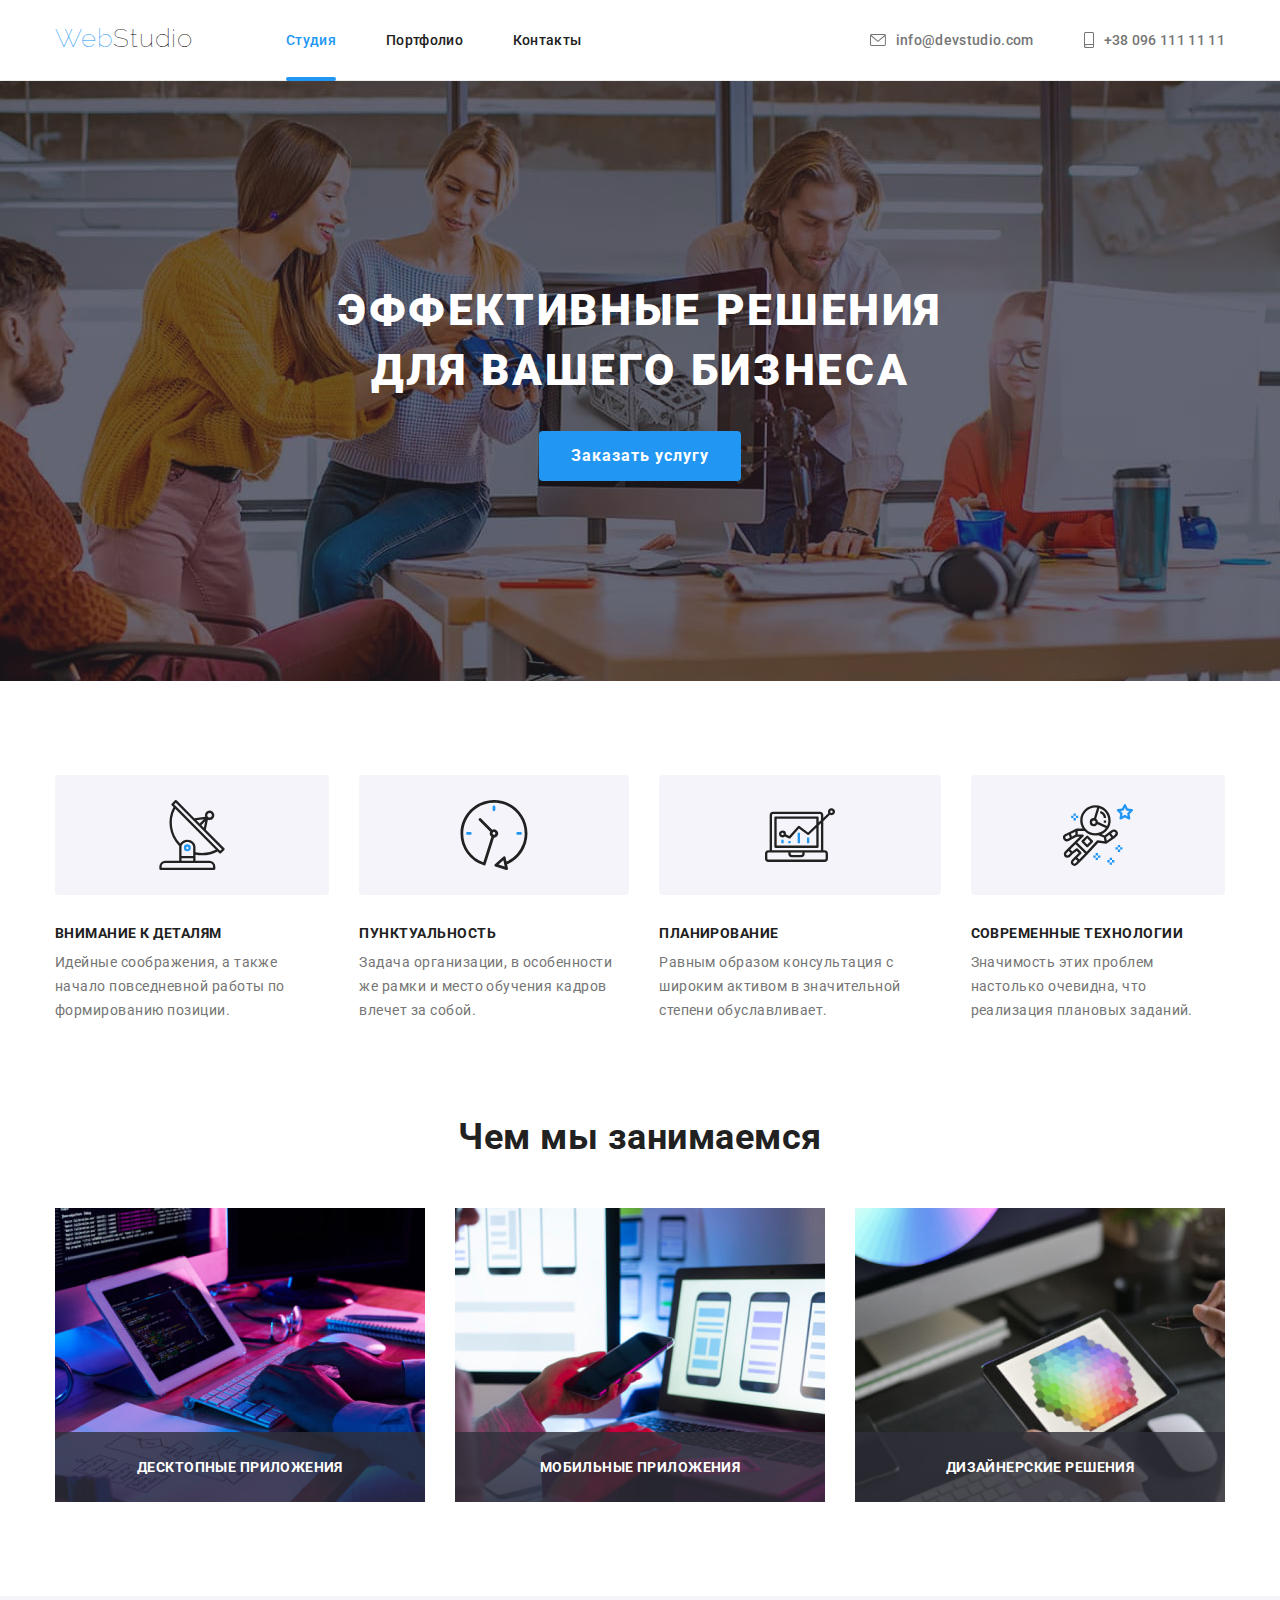
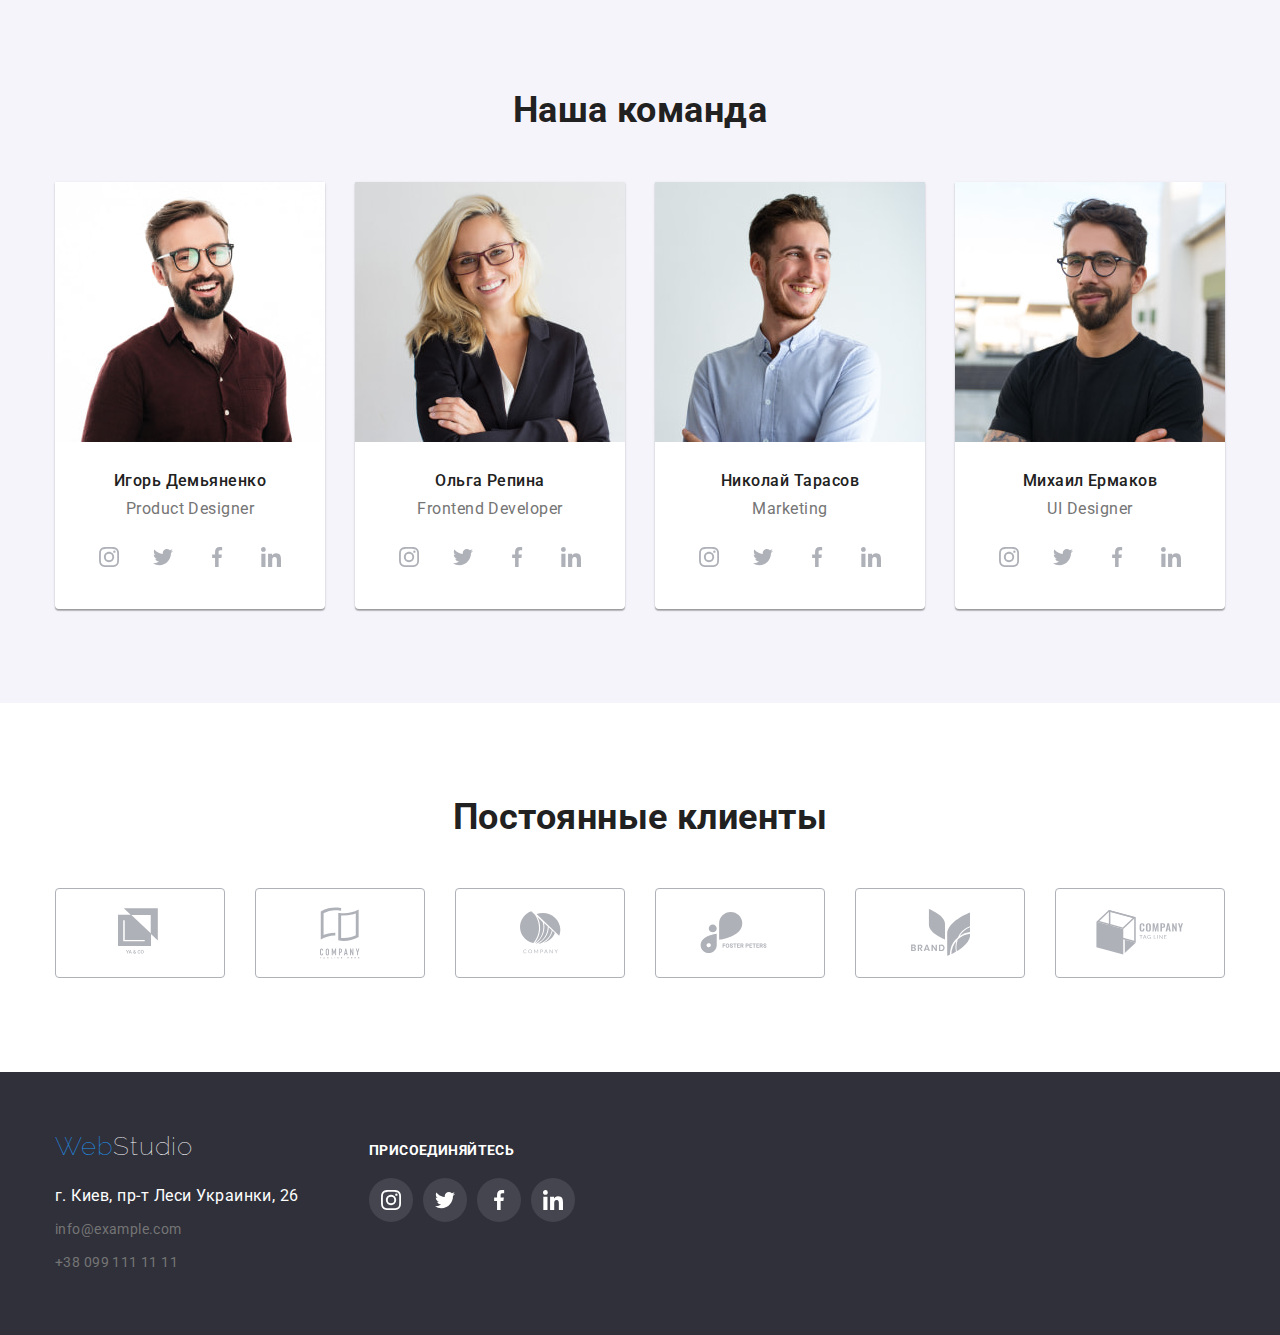
<file: index.html>
<!DOCTYPE html>
<html lang="ru">
  <head>
    <meta charset="UTF-8" />
    <meta http-equiv="X-UA-Compatible" content="IE=edge" />
    <meta name="viewport" content="width=device-width, initial-scale=1.0" />
    <link
      rel="stylesheet"
      href="https://cdnjs.cloudflare.com/ajax/libs/modern-normalize/1.0.0/modern-normalize.min.css"
    />
    <link rel="preconnect" href="https://fonts.gstatic.com" />
    <link
      rel="stylesheet"
      href="https://fonts.googleapis.com/css2?family=Roboto:wght@400;500;700;900&display=swap"
    />
    <link
      rel="stylesheet"
      href="https://fonts.googleapis.com/css2?family=Raleway:wght@700&display=swap"
    />
    <link rel="stylesheet" href="./css/styles.css" />
    <title>Студия</title>
  </head>
  <body>
    <!-- header -->
    <header>
      <div class="container head-flex">
        <nav class="header-nav">
          <a class="logo" href=""
            >Web<span class="header-second-logo-color">Studio</span></a
          >
          <ul class="nav-list list">
            <li class="item">
              <a class="header-links-text current" href="./index.html"
                >Студия</a
              >
            </li>
            <li class="item">
              <a class="header-links-text" href="./portfolio.html">Портфолио</a>
            </li>
            <li class="item">
              <a class="header-links-text" href="">Контакты</a>
            </li>
          </ul>
        </nav>
        <ul class="contacts-list list">
          <li class="item">
            <a
              class="contacts header-contacts-text"
              href="mailto:info@devstudio.com"
            >
              <svg class="icon-envelope" width="16" height="12">
                <use href="./images/icons.svg#envelope"></use>
              </svg>
              info@devstudio.com
            </a>
          </li>
          <li class="item">
            <a class="contacts header-contacts-text" href="tel:+380961111111">
              <svg class="icon-smartphone" width="10" height="16">
                <use href="./images/icons.svg#smartphone"></use>
              </svg>
              +38 096 111 11 11
            </a>
          </li>
        </ul>
      </div>
    </header>
    <!-- main -->
    <main>
      <!-- hero -->
      <section class="hero">
        <div class="container">
          <h1 class="hero-text">
            Эффективные решения <br />для вашего бизнеса
          </h1>
          <button class="hero-button" data-modal-open>Заказать услугу</button>
        </div>
      </section>
      <!-- about -->
      <section class="about">
        <div class="container">
          <h2 hidden>О нас</h2>
          <ul class="about-list">
            <li class="thumb icon-antenna">
              <!-- <div class="thumb">
                <svg width="70" height="70">
                  <use href="./images/icons.svg#antenna"></use>
                </svg>
              </div> -->
              <h3 class="about-h-text">Внимание к деталям</h3>
              <p class="about-p-text">
                Идейные соображения, а также начало повседневной работы по
                формированию позиции.
              </p>
            </li>
            <li class="thumb icon-clock">
              <!-- <div class="thumb">
                <svg width="70" height="70">
                  <use href="./images/icons.svg#clock"></use>
                </svg>
              </div> -->
              <h3 class="about-h-text">Пунктуальность</h3>
              <p class="about-p-text">
                Задача организации, в особенности же рамки и место обучения
                кадров влечет за собой.
              </p>
            </li>
            <li class="thumb icon-diagram">
              <!-- <div class="thumb">
                <svg width="70" height="70">
                  <use href="./images/icons.svg#diagram"></use>
                </svg>
              </div> -->
              <h3 class="about-h-text">Планирование</h3>
              <p class="about-p-text">
                Равным образом консультация с широким активом в значительной
                степени обуславливает.
              </p>
            </li>
            <li class="thumb icon-astronaut">
              <!-- <div class="thumb">
                <svg width="70" height="70">
                  <use href="./images/icons.svg#astronaut"></use>
                </svg>
              </div> -->
              <h3 class="about-h-text">Современные технологии</h3>
              <p class="about-p-text">
                Значимость этих проблем настолько очевидна, что реализация
                плановых заданий.
              </p>
            </li>
          </ul>
        </div>
      </section>
      <!-- activity -->
      <section class="activity">
        <div class="container">
          <h2 class="activity-head">Чем мы занимаемся</h2>
          <ul class="img-list list">
            <li>
              <div class="img-card">
                <img
                  src="./images/box-1.jpg"
                  alt="Рабочий стол с компьютером"
                  width="370"
                />
                <div class="img-thumb">
                  <h3>Десктопные приложения</h3>
                </div>
              </div>
            </li>
            <li>
              <div class="img-card">
                <img
                  src="./images/box-2.jpg"
                  alt="Ноутбук и телефон"
                  width="370"
                />
                <div class="img-thumb">
                  <h3>Мобильные приложения</h3>
                </div>
              </div>
            </li>
            <li>
              <div class="img-card">
                <img
                  src="./images/box-3.jpg"
                  alt="Планшет с изображением"
                  width="370"
                />
                <div class="img-thumb">
                  <h3>Дизайнерские решения</h3>
                </div>
              </div>
            </li>
          </ul>
        </div>
      </section>
      <!-- our team -->
      <section class="our-team">
        <div class="container">
          <h2 class="our-team-head">Наша команда</h2>
          <ul class="our-team-list list">
            <li class="our-team-card">
              <img src="./images/igor.jpg" alt="Игорь Демьяненко" width="270" />
              <div class="card-text">
                <h3 class="our-team-card-head">Игорь Демьяненко</h3>
                <p class="our-team-p-text">Product Designer</p>
                <ul class="social-icons list">
                  <li class="social-item">
                    <a class="social-link" href="">
                      <svg class="icon-instagram" width="20" height="20">
                        <use href="./images/icons.svg#instagram"></use>
                      </svg>
                    </a>
                  </li>
                  <li class="social-item">
                    <a class="social-link" href="">
                      <svg class="icon-twitter" width="20" height="20">
                        <use href="./images/icons.svg#twitter"></use>
                      </svg>
                    </a>
                  </li>
                  <li class="social-item">
                    <a class="social-link" href="">
                      <svg class="icon-facebook" width="20" height="20">
                        <use href="./images/icons.svg#facebook"></use>
                      </svg>
                    </a>
                  </li>
                  <li class="social-item">
                    <a class="social-link" href="">
                      <svg class="icon-linkedin" width="20" height="20">
                        <use href="./images/icons.svg#linkedin"></use>
                      </svg>
                    </a>
                  </li>
                </ul>
              </div>
            </li>
            <li class="our-team-card">
              <img src="./images/olga.jpg" alt="Ольга Репина" width="270" />
              <div class="card-text">
                <h3 class="our-team-card-head">Ольга Репина</h3>
                <p class="our-team-p-text">Frontend Developer</p>
                <ul class="social-icons list">
                  <li class="social-item">
                    <a class="social-link" href="">
                      <svg class="icon-instagram" width="20" height="20">
                        <use href="./images/icons.svg#instagram"></use>
                      </svg>
                    </a>
                  </li>
                  <li class="social-item">
                    <a class="social-link" href="">
                      <svg class="icon-twitter" width="20" height="20">
                        <use href="./images/icons.svg#twitter"></use>
                      </svg>
                    </a>
                  </li>
                  <li class="social-item">
                    <a class="social-link" href="">
                      <svg class="icon-facebook" width="20" height="20">
                        <use href="./images/icons.svg#facebook"></use>
                      </svg>
                    </a>
                  </li>
                  <li class="social-item">
                    <a class="social-link" href="">
                      <svg class="icon-linkedin" width="20" height="20">
                        <use href="./images/icons.svg#linkedin"></use>
                      </svg>
                    </a>
                  </li>
                </ul>
              </div>
            </li>
            <li class="our-team-card">
              <img
                src="./images/nikolai.jpg"
                alt="Николай Тарасов"
                width="270"
              />
              <div class="card-text">
                <h3 class="our-team-card-head">Николай Тарасов</h3>
                <p class="our-team-p-text">Marketing</p>
                <ul class="social-icons list">
                  <li class="social-item">
                    <a class="social-link" href="">
                      <svg class="icon-instagram" width="20" height="20">
                        <use href="./images/icons.svg#instagram"></use>
                      </svg>
                    </a>
                  </li>
                  <li class="social-item">
                    <a class="social-link" href="">
                      <svg class="icon-twitter" width="20" height="20">
                        <use href="./images/icons.svg#twitter"></use>
                      </svg>
                    </a>
                  </li>
                  <li class="social-item">
                    <a class="social-link" href="">
                      <svg class="icon-facebook" width="20" height="20">
                        <use href="./images/icons.svg#facebook"></use>
                      </svg>
                    </a>
                  </li>
                  <li class="social-item">
                    <a class="social-link" href="">
                      <svg class="icon-linkedin" width="20" height="20">
                        <use href="./images/icons.svg#linkedin"></use>
                      </svg>
                    </a>
                  </li>
                </ul>
              </div>
            </li>
            <li class="our-team-card">
              <img src="./images/mihail.jpg" alt="Михаил Ермаков" width="270" />
              <div class="card-text">
                <h3 class="our-team-card-head">Михаил Ермаков</h3>
                <p class="our-team-p-text">UI Designer</p>
                <ul class="social-icons list">
                  <li class="social-item">
                    <a class="social-link" href="">
                      <svg class="icon-instagram" width="20" height="20">
                        <use href="./images/icons.svg#instagram"></use>
                      </svg>
                    </a>
                  </li>
                  <li class="social-item">
                    <a class="social-link" href="">
                      <svg class="icon-twitter" width="20" height="20">
                        <use href="./images/icons.svg#twitter"></use>
                      </svg>
                    </a>
                  </li>
                  <li class="social-item">
                    <a class="social-link" href="">
                      <svg class="icon-facebook" width="20" height="20">
                        <use href="./images/icons.svg#facebook"></use>
                      </svg>
                    </a>
                  </li>
                  <li class="social-item">
                    <a class="social-link" href="">
                      <svg class="icon-linkedin" width="20" height="20">
                        <use href="./images/icons.svg#linkedin"></use>
                      </svg>
                    </a>
                  </li>
                </ul>
              </div>
            </li>
          </ul>
        </div>
      </section>
      <!-- regular customers -->
      <section class="regular-customers">
        <div class="container">
          <h2 class="regular-customers-head">Постоянные клиенты</h2>
          <ul class="clients list">
            <li class="client">
              <a href="">
                <svg width="44" height="49">
                  <use href="./images/icons.svg#logo1"></use>
                </svg>
              </a>
            </li>
            <li class="client">
              <a href="">
                <svg width="40" height="52">
                  <use href="./images/icons.svg#logo2"></use>
                </svg>
              </a>
            </li>
            <li class="client">
              <a href="">
                <svg width="41" height="43">
                  <use href="./images/icons.svg#logo3"></use>
                </svg>
              </a>
            </li>
            <li class="client">
              <a href="">
                <svg width="80" height="42">
                  <use href="./images/icons.svg#logo4"></use>
                </svg>
              </a>
            </li>
            <li class="client">
              <a href="">
                <svg width="59" height="47">
                  <use href="./images/icons.svg#logo5"></use>
                </svg>
              </a>
            </li>
            <li class="client">
              <a href="">
                <svg width="88" height="45">
                  <use href="./images/icons.svg#logo6"></use>
                </svg>
              </a>
            </li>
          </ul>
        </div>
      </section>
    </main>
    <!-- footer -->
    <footer>
      <div class="container">
        <div class="position">
          <div class="address">
            <a class="logo" href=""
              >Web<span class="footer-second-logo-color">Studio</span></a
            >
            <address class="adr-list">
              <ul class="list">
                <li class="footer-li-text">г. Киев, пр-т Леси Украинки, 26</li>
                <li>
                  <a
                    class="contacts footer-contacts-text"
                    href="mailto:info@example.com"
                    >info@example.com</a
                  >
                </li>
                <li>
                  <a
                    class="contacts footer-contacts-text"
                    href="tel:+380991111111"
                    >+38 099 111 11 11</a
                  >
                </li>
              </ul>
            </address>
          </div>
          <div class="social">
            <strong>Присоединяйтесь</strong>
            <ul class="social-icons list">
              <li class="social-item">
                <a class="social-link" href="">
                  <svg class="icon-instagram" width="20" height="20">
                    <use href="./images/icons.svg#instagram"></use>
                  </svg>
                </a>
              </li>
              <li class="social-item">
                <a class="social-link" href="">
                  <svg class="icon-twitter" width="20" height="20">
                    <use href="./images/icons.svg#twitter"></use>
                  </svg>
                </a>
              </li>
              <li class="social-item">
                <a class="social-link" href="">
                  <svg class="icon-facebook" width="20" height="20">
                    <use href="./images/icons.svg#facebook"></use>
                  </svg>
                </a>
              </li>
              <li class="social-item">
                <a class="social-link" href="">
                  <svg class="icon-linkedin" width="20" height="20">
                    <use href="./images/icons.svg#linkedin"></use>
                  </svg>
                </a>
              </li>
            </ul>
          </div>
        </div>
      </div>
    </footer>

    <div class="backdrop is-hidden" data-modal>
      <div class="modal">
        <button class="modal-close" data-modal-close>
          <img src="./images/Vector.svg" alt="" />
        </button>
      </div>
    </div>

    <script src="./js/modal.js"></script>
  </body>
</html>
</file>
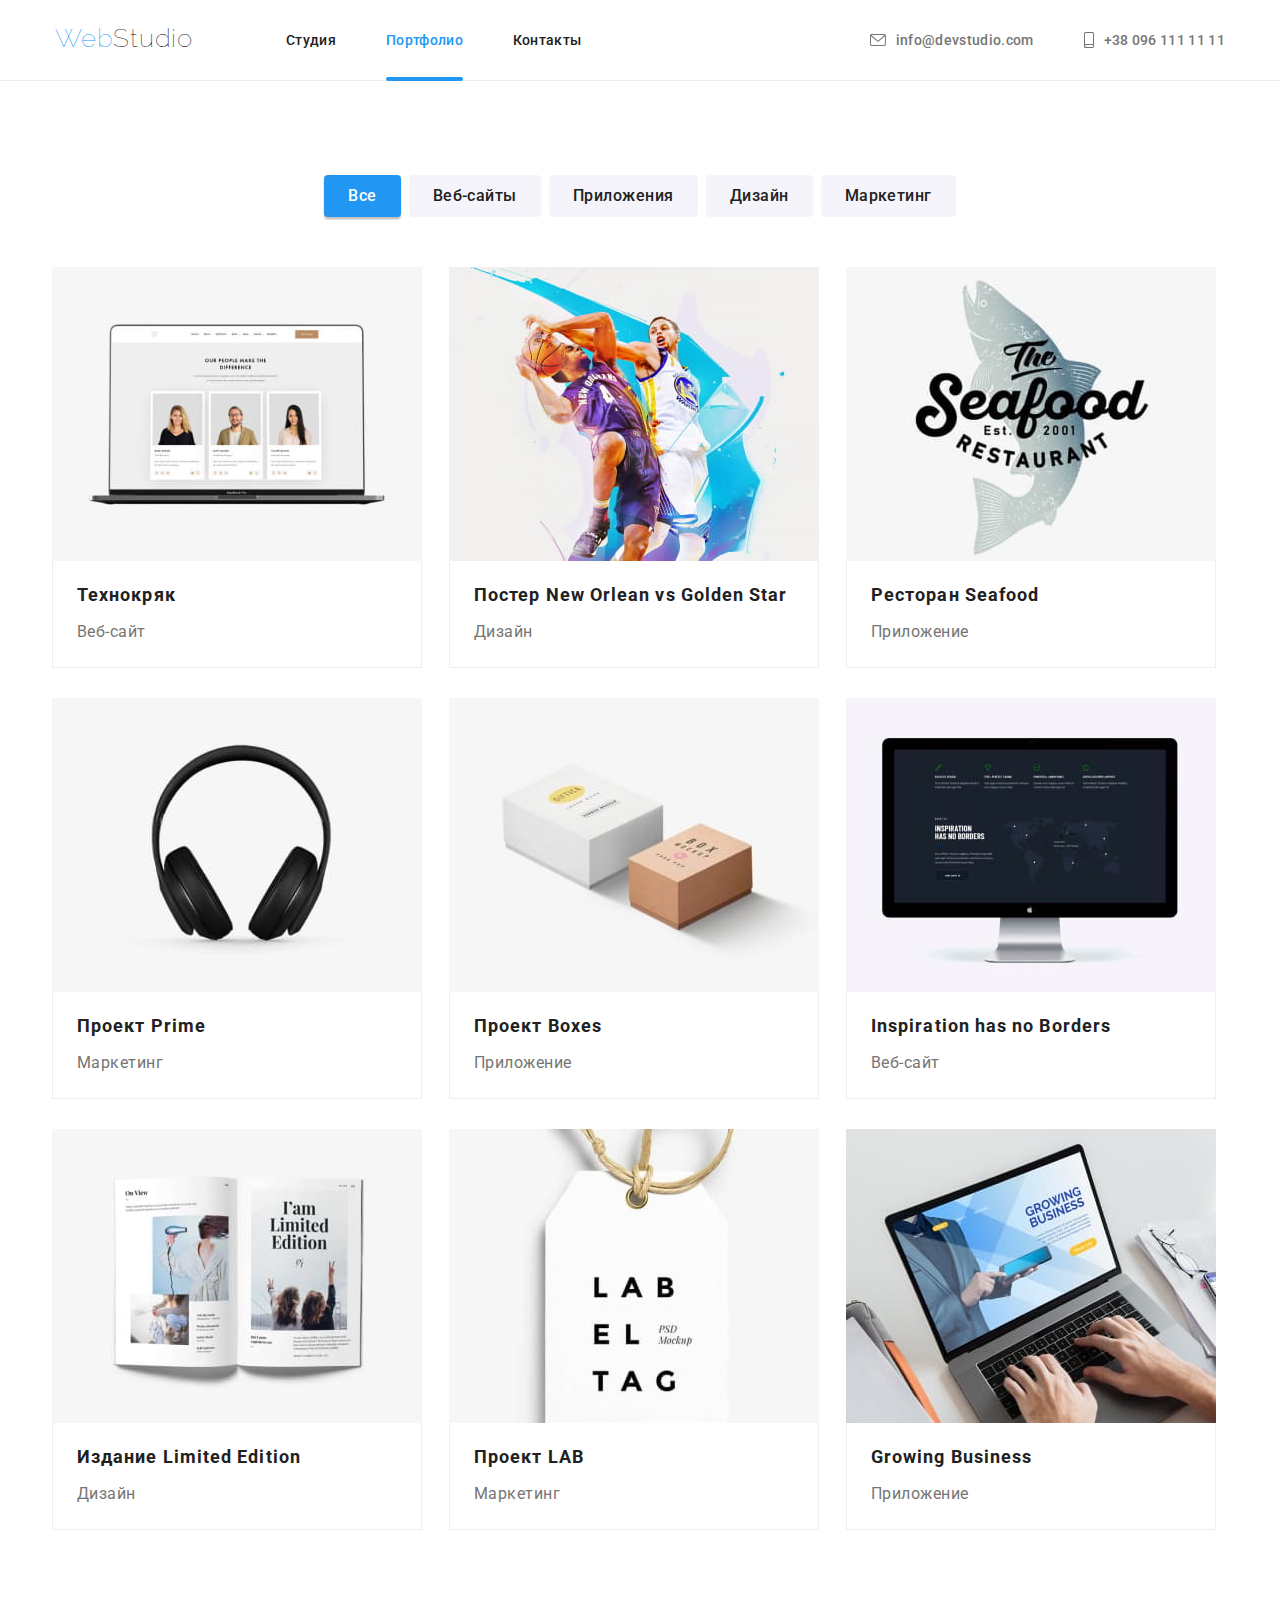
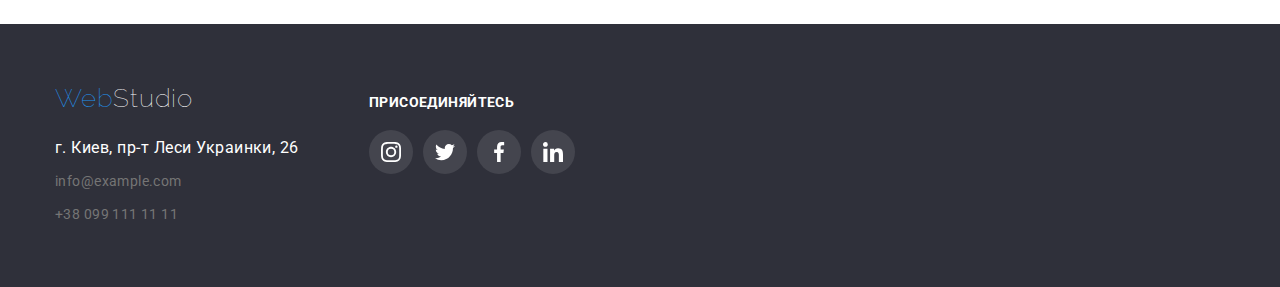
<file: portfolio.html>
<!DOCTYPE html>
<html lang="ru">
  <head>
    <meta charset="UTF-8" />
    <meta http-equiv="X-UA-Compatible" content="IE=edge" />
    <meta name="viewport" content="width=device-width, initial-scale=1.0" />
    <link
      rel="stylesheet"
      href="https://cdnjs.cloudflare.com/ajax/libs/modern-normalize/1.0.0/modern-normalize.min.css"
    />
    <link rel="preconnect" href="https://fonts.gstatic.com" />
    <link
      rel="stylesheet"
      href="https://fonts.googleapis.com/css2?family=Roboto:wght@400;500;700;900&display=swap"
    />
    <link
      rel="stylesheet"
      href="https://fonts.googleapis.com/css2?family=Raleway:wght@700&display=swap"
    />
    <link rel="stylesheet" href="./css/styles.css" />
    <title>Портфолио</title>
  </head>
  <body>
    <!-- header -->
    <header>
      <div class="container head-flex">
        <nav class="header-nav">
          <a class="logo" href=""
            >Web<span class="header-second-logo-color">Studio</span></a
          >
          <ul class="nav-list list">
            <li class="item">
              <a class="header-links-text" href="./index.html">Студия</a>
            </li>
            <li class="item">
              <a class="header-links-text current" href="./portfolio.html"
                >Портфолио</a
              >
            </li>
            <li class="item">
              <a class="header-links-text" href="">Контакты</a>
            </li>
          </ul>
        </nav>
        <ul class="contacts-list list">
          <li class="item">
            <a
              class="contacts header-contacts-text"
              href="mailto:info@devstudio.com"
            >
              <svg class="icon-envelope" width="16" height="12">
                <use href="./images/icons.svg#envelope"></use>
              </svg>
              info@devstudio.com
            </a>
          </li>
          <li class="item">
            <a class="contacts header-contacts-text" href="tel:+380961111111">
              <svg class="icon-smartphone" width="10" height="16">
                <use href="./images/icons.svg#smartphone"></use>
              </svg>
              +38 096 111 11 11
            </a>
          </li>
        </ul>
      </div>
    </header>
    <!-- main -->
    <main>
      <!-- projects -->
      <section class="projects">
        <div class="container">
          <h1 hidden>Проекты</h1>
          <ul class="projects-buttons list">
            <li class="projects-buttons-item">
              <button class="projects-button first" type="button">Все</button>
            </li>
            <li class="projects-buttons-item">
              <button class="projects-button" type="button">Веб-сайты</button>
            </li>
            <li class="projects-buttons-item">
              <button class="projects-button" type="button">Приложения</button>
            </li>
            <li class="projects-buttons-item">
              <button class="projects-button" type="button">Дизайн</button>
            </li>
            <li class="projects-buttons-item">
              <button class="projects-button" type="button">Маркетинг</button>
            </li>
          </ul>
          <ul class="projects-set list">
            <li class="projects-set-item">
              <a href="" class="card">
                <div class="card-overlay">
                  <img
                    src="./images/pr1.jpg"
                    alt="сайт на экране ноутбука"
                    width="370"
                    height="294"
                  />
                  <div class="card-caption">
                    <p>
                      Технокряк это современная площадка распространения
                      коронавируса. Компании используют эту платформу для
                      цифрового шпионажа и атак на защищённые сервера
                      конкурентов.
                    </p>
                  </div>
                </div>
                <div class="border">
                  <h2 class="projects-head">Технокряк</h2>
                  <p class="projects-p-text">Веб-сайт</p>
                </div>
              </a>
            </li>
            <li class="projects-set-item">
              <a href="" class="card">
                <div class="card-overlay">
                  <img
                    src="./images/pr2.jpg"
                    alt="изображение баскетболистов"
                    width="370"
                    height="294"
                  />
                  <div class="card-caption">
                    <p>
                      Технокряк это современная площадка распространения
                      коронавируса. Компании используют эту платформу для
                      цифрового шпионажа и атак на защищённые сервера
                      конкурентов.
                    </p>
                  </div>
                </div>
                <div class="border">
                  <h2 class="projects-head">
                    Постер New Orlean vs Golden Star
                  </h2>
                  <p class="projects-p-text">Дизайн</p>
                </div>
              </a>
            </li>
            <li class="projects-set-item">
              <a href="" class="card">
                <div class="card-overlay">
                  <img
                    src="./images/pr3.jpg"
                    alt="логотип ресторана"
                    width="370"
                    height="294"
                  />
                  <div class="card-caption">
                    <p>
                      Технокряк это современная площадка распространения
                      коронавируса. Компании используют эту платформу для
                      цифрового шпионажа и атак на защищённые сервера
                      конкурентов.
                    </p>
                  </div>
                </div>
                <div class="border">
                  <h2 class="projects-head">Ресторан Seafood</h2>
                  <p class="projects-p-text">Приложение</p>
                </div>
              </a>
            </li>
            <li class="projects-set-item">
              <a href="" class="card">
                <div class="card-overlay">
                  <img
                    src="./images/pr4.jpg"
                    alt="наушники"
                    width="370"
                    height="294"
                  />
                  <div class="card-caption">
                    <p>
                      Технокряк это современная площадка распространения
                      коронавируса. Компании используют эту платформу для
                      цифрового шпионажа и атак на защищённые сервера
                      конкурентов.
                    </p>
                  </div>
                </div>
                <div class="border">
                  <h2 class="projects-head">Проект Prime</h2>
                  <p class="projects-p-text">Маркетинг</p>
                </div>
              </a>
            </li>
            <li class="projects-set-item">
              <a href="" class="card">
                <div class="card-overlay">
                  <img
                    src="./images/pr5.jpg"
                    alt="две коробочки"
                    width="370"
                    height="294"
                  />
                  <div class="card-caption">
                    <p>
                      Технокряк это современная площадка распространения
                      коронавируса. Компании используют эту платформу для
                      цифрового шпионажа и атак на защищённые сервера
                      конкурентов.
                    </p>
                  </div>
                </div>
                <div class="border">
                  <h2 class="projects-head">Проект Boxes</h2>
                  <p class="projects-p-text">Приложение</p>
                </div>
              </a>
            </li>
            <li class="projects-set-item">
              <a href="" class="card">
                <div class="card-overlay">
                  <img
                    src="./images/pr6.jpg"
                    alt="сайт на экране монитора"
                    width="370"
                    height="294"
                  />
                  <div class="card-caption">
                    <p>
                      Технокряк это современная площадка распространения
                      коронавируса. Компании используют эту платформу для
                      цифрового шпионажа и атак на защищённые сервера
                      конкурентов.
                    </p>
                  </div>
                </div>
                <div class="border">
                  <h2 class="projects-head">Inspiration has no Borders</h2>
                  <p class="projects-p-text">Веб-сайт</p>
                </div>
              </a>
            </li>
            <li class="projects-set-item">
              <a href="" class="card">
                <div class="card-overlay">
                  <img
                    src="./images/pr7.jpg"
                    alt="журнал"
                    width="370"
                    height="294"
                  />
                  <div class="card-caption">
                    <p>
                      Технокряк это современная площадка распространения
                      коронавируса. Компании используют эту платформу для
                      цифрового шпионажа и атак на защищённые сервера
                      конкурентов.
                    </p>
                  </div>
                </div>
                <div class="border">
                  <h2 class="projects-head">Издание Limited Edition</h2>
                  <p class="projects-p-text">Дизайн</p>
                </div>
              </a>
            </li>
            <li class="projects-set-item">
              <a href="" class="card">
                <div class="card-overlay">
                  <img
                    src="./images/pr8.jpg"
                    alt="изображение бирки с надписью"
                    width="370"
                    height="294"
                  />
                  <div class="card-caption">
                    <p>
                      Технокряк это современная площадка распространения
                      коронавируса. Компании используют эту платформу для
                      цифрового шпионажа и атак на защищённые сервера
                      конкурентов.
                    </p>
                  </div>
                </div>
                <div class="border">
                  <h2 class="projects-head">Проект LAB</h2>
                  <p class="projects-p-text">Маркетинг</p>
                </div>
              </a>
            </li>
            <li class="projects-set-item">
              <a href="" class="card">
                <div class="card-overlay">
                  <img
                    src="./images/pr9.jpg"
                    alt="приложение на экране ноутбука"
                    width="370"
                    height="294"
                  />
                  <div class="card-caption">
                    <p>
                      Технокряк это современная площадка распространения
                      коронавируса. Компании используют эту платформу для
                      цифрового шпионажа и атак на защищённые сервера
                      конкурентов.
                    </p>
                  </div>
                </div>
                <div class="border">
                  <h2 class="projects-head">Growing Business</h2>
                  <p class="projects-p-text">Приложение</p>
                </div>
              </a>
            </li>
          </ul>
        </div>
      </section>
    </main>
    <!-- footer -->
    <footer>
      <div class="container">
        <div class="position">
          <div class="address">
            <a class="logo" href=""
              >Web<span class="footer-second-logo-color">Studio</span></a
            >
            <address class="adr-list">
              <ul class="list">
                <li class="footer-li-text">г. Киев, пр-т Леси Украинки, 26</li>
                <li>
                  <a
                    class="contacts footer-contacts-text"
                    href="mailto:info@example.com"
                    >info@example.com</a
                  >
                </li>
                <li>
                  <a
                    class="contacts footer-contacts-text"
                    href="tel:+380991111111"
                    >+38 099 111 11 11</a
                  >
                </li>
              </ul>
            </address>
          </div>
          <div class="social">
            <strong>Присоединяйтесь</strong>
            <ul class="social-icons list">
              <li class="social-item">
                <a class="social-link" href="">
                  <svg class="icon-instagram" width="20" height="20">
                    <use href="./images/icons.svg#instagram"></use>
                  </svg>
                </a>
              </li>
              <li class="social-item">
                <a class="social-link" href="">
                  <svg class="icon-twitter" width="20" height="20">
                    <use href="./images/icons.svg#twitter"></use>
                  </svg>
                </a>
              </li>
              <li class="social-item">
                <a class="social-link" href="">
                  <svg class="icon-facebook" width="20" height="20">
                    <use href="./images/icons.svg#facebook"></use>
                  </svg>
                </a>
              </li>
              <li class="social-item">
                <a class="social-link" href="">
                  <svg class="icon-linkedin" width="20" height="20">
                    <use href="./images/icons.svg#linkedin"></use>
                  </svg>
                </a>
              </li>
            </ul>
          </div>
        </div>
      </div>
    </footer>
  </body>
</html>
</file>
<file: css/styles.css>
:root {
  --first-logo-color: #2196f3;
  --header-second-logo-color: #000000;
  --footer-second-logo-color: #fff;
  --highlight-color: #2196f3;
  --back-dark-color: #2f303a;
  --back-light-color: #fff;
  --back-darker-color: #f5f4fa;
  --link-p-text-color: #757575;
  --main-text-color: #212121;
  --icon-color: #afb1b8;
}

html {
  box-sizing: border-box;
}

*,
*::after,
*::before {
  box-sizing: inherit;
}

.container {
  margin-left: auto;
  margin-right: auto;
  padding: 0 15px 0 15px;
  width: 1200px;

  /* outline: 2px solid tomato; */
}

h1,
h2,
h3,
h4,
h5,
h6,
p {
  margin-top: 0;
  margin-bottom: 0;
  padding: 0;
}

.list {
  list-style: none;
  padding-left: 0;
  margin: 0;
}

.link {
  text-decoration: none;
  color: inherit;
}

img {
  display: block;
  max-width: 100%;
  height: auto;
}

/*                       */
/* index.html styles */
/*                       */

body {
  font-family: 'Roboto', sans-serif;
  color: #212121;
}

h2,
h3 {
  color: var(--main-text-color);
}

a {
  text-decoration: none;
}

.logo {
  font-family: 'Raleway', sans-serif;
  font-size: 26px;
  font-weight: 100;
  /* line-height: auto; */
  letter-spacing: 0.03em;

  color: var(--first-logo-color);

  margin-right: 93px;
  padding: 24px 0 25px 0;
}

.header-second-logo-color {
  color: var(--header-second-logo-color);
}

.footer-second-logo-color {
  color: var(--footer-second-logo-color);
}

header {
  background-color: var(--back-light-color);
  border-bottom: 1px solid #ececec;
}

.head-flex,
.header-nav {
  display: flex;
}

.nav-list,
.contacts-list {
  letter-spacing: 0.02em;
  display: flex;
}

.nav-list .current {
  position: relative;

  color: var(--highlight-color);
}

.current::after {
  position: absolute;
  bottom: -1px;
  width: 100%;

  content: '';
  display: block;
  height: 4px;
  background: #2196f3;
  border-radius: 2px;
  background-repeat: no-repeat;
  background-position: bottom;
}

.nav-list .item:not(:last-child) {
  margin-right: 50px;
}

.icon-envelope,
.icon-smartphone {
  margin-right: 10px;
  fill: currentColor;
}

.contacts-list {
  margin-left: auto;
}

.contacts-list .item {
  margin-right: 50px;
}

.contacts-list .item:last-child {
  margin-right: 0px;
}

.header-links-text {
  display: inline-block;

  padding: 32px 0 32px 0;
  font-size: 14px;
  font-weight: 500;
  color: var(--main-text-color);

  transition-property: color;
  transition-duration: 250ms;
  transition-timing-function: cubic-bezier(0.4, 0, 0.2, 1);
}

.contacts {
  color: var(--link-p-text-color);

  transition-property: color;
  transition-duration: 250ms;
  transition-timing-function: cubic-bezier(0.4, 0, 0.2, 1);
}

.header-links-text:hover,
.header-links-text:focus,
.contacts:hover,
.contacts:focus {
  color: var(--highlight-color);
  fill: var(--highlight-color);
}

.header-contacts-text,
.footer-contacts-text,
.about-h-text,
.about-p-text,
.hero-button {
  font-size: 14px;
}

.header-contacts-text {
  display: flex;
  align-items: center;
  padding: 32px 0 32px 0;
  font-weight: 500;
}

.hero {
  height: 600px;
  max-width: 1600px;
  margin-left: auto;
  margin-right: auto;
  padding-top: 200px;
  padding-bottom: 200px;

  background-image: linear-gradient(
      to right,
      rgba(47, 48, 58, 0.4),
      rgba(47, 48, 58, 0.4)
    ),
    url(../images/Hero.jpg);
  background-size: cover;
  background-repeat: no-repeat;
  background-position: center;
  background-color: var(--back-dark-color);

  letter-spacing: 0.06em;
  text-align: center;
}

.hero-text {
  font-size: 44px;
  font-weight: 900;
  text-transform: uppercase;
  line-height: 1.36;
  letter-spacing: 0.06em;
  color: var(--back-light-color);
  margin: 0 0 30px 0;
}

button {
  cursor: pointer;
}

.hero-button {
  font-family: 'Roboto', sans-serif;
  font-size: 16px;
  line-height: 1.875;
  letter-spacing: 0.06em;
  font-weight: 700;
  background-color: var(--highlight-color);
  border: none;
  color: var(--back-light-color);
  padding: 10px 32px;
  border-radius: 4px;
}

li {
  list-style-type: none;
}

.about {
  padding-top: 94px;
  padding-bottom: 94px;
}

.icon-about {
  width: 70px;
  height: 70px;
}

.about,
.activity {
  background-color: var(--back-light-color);
}

.about,
.activity,
.our-team,
.regular-customers {
  letter-spacing: 0.03em;
}

.activity-head,
.our-team-head,
.regular-customers-head {
  text-align: center;
  font-size: 36px;
  font-weight: 700;
  margin-bottom: 50px;
}

.about-list {
  padding: 0;
  margin-top: 0;
  margin-bottom: 0;
  display: flex;
}

.about-list li {
  margin-right: 30px;
}

.about-list li:last-child {
  margin-right: 0px;
}

.about-h-text {
  font-weight: 700;
  text-transform: uppercase;
  margin-bottom: 10px;
  color: var(--main-text-color);
}

.thumb::before {
  content: '';
  display: block;
  height: 120px;
  margin-bottom: 30px;
  border-radius: 4px;
  background: #f5f4fa;
  background-repeat: no-repeat;
  background-position: center;
}

.icon-antenna::before {
  background-image: url(../images/antenna.svg);
}

.icon-clock::before {
  background-image: url(../images/clock.svg);
}

.icon-diagram::before {
  background-image: url(../images/diagram.svg);
}

.icon-astronaut::before {
  background-image: url(../images/astronaut.svg);
}

.about-p-text {
  font-weight: normal;
  line-height: 1.71;
}

.about-p-text,
.our-team-p-text {
  color: var(--link-p-text-color);
}

.activity {
  padding-bottom: 94px;
}

.img-list {
  display: flex;
}

.img-list > li {
  margin-right: 30px;
}

.img-list li:last-child {
  margin-right: 0px;
}

.img-card {
  position: relative;
}

.img-thumb {
  position: absolute;
  bottom: 0;
  width: 100%;
  height: 70px;
  display: flex;
  justify-content: center;
  align-items: center;
  background: rgba(47, 48, 58, 0.8);
}

.img-thumb > h3 {
  font-family: 'Roboto', sans-serif;
  font-size: 14px;
  font-weight: 700;
  text-transform: uppercase;
  letter-spacing: 0.03em;
  color: var(--back-light-color);
}

.our-team {
  padding-top: 94px;
  padding-bottom: 94px;
  background-color: var(--back-darker-color);
}

.our-team-list {
  display: flex;
}

.our-team-card {
  background-color: var(--back-light-color);
  margin-right: 30px;
  box-shadow: 0px 1px 3px rgba(0, 0, 0, 0.12), 0px 1px 1px rgba(0, 0, 0, 0.14),
    0px 2px 1px rgba(0, 0, 0, 0.2);
  border-radius: 0px 0px 4px 4px;
}

.our-team-card:last-child {
  margin-right: 0px;
}

.card-text {
  padding: 30px 32px;
}

.card-text .our-team-card-head {
  font-size: 16px;
  font-weight: 500;
  margin-bottom: 10px;
  text-align: center;
}

.card-text .our-team-p-text {
  font-size: 16px;
  margin-bottom: 16px;
  text-align: center;
}

.social-icons {
  display: flex;
}

.social-link {
  display: flex;
  width: 44px;
  height: 44px;
  align-items: center;
  justify-content: center;
  border-radius: 50%;
  fill: var(--icon-color);

  transition-property: background-color, fill;
  transition-duration: 250ms;
  transition-timing-function: cubic-bezier(0.4, 0, 0.2, 1);
}

.social-link:hover,
.social-link:focus {
  background-color: var(--highlight-color);
  fill: #fff;
}

.social-item:not(:last-child) {
  margin-right: 10px;
}

.regular-customers {
  padding-top: 94px;
  padding-bottom: 94px;
}

.clients {
  display: flex;
  flex-wrap: wrap;
  margin-left: -30px;
  margin-top: -50px;
}

.client {
  margin-left: 30px;
  margin-top: 50px;
  flex-basis: calc((100% - 180px) / 6);
}

.client a {
  display: flex;
  width: 170px;
  height: 90px;
  justify-content: center;
  align-items: center;
  fill: var(--icon-color);
  border: 1px solid var(--icon-color);
  border-radius: 4px;

  transition-property: fill, border-color;
  transition-duration: 250ms;
  transition-timing-function: cubic-bezier(0.4, 0, 0.2, 1);
}

.client a:hover,
.client a:focus {
  fill: var(--highlight-color);
  border-color: var(--highlight-color);
}

.client:last-child {
  margin-right: 0;
}

footer {
  background-color: var(--back-dark-color);
  padding-top: 60px;
  padding-bottom: 60px;
}

footer .logo {
  display: inline-block;
  margin: 0 0 20px 0;
  padding: 0;
}

.adr-list li {
  margin-bottom: 9px;
}

footer li:last-child {
  margin-bottom: 0px;
}

.footer-li-text {
  line-height: 1.71;
  letter-spacing: 0.03em;
  color: var(--back-light-color);
  font-style: normal;
}

.footer-contacts-text {
  letter-spacing: 0.03em;
  line-height: 1.71;
  color: var(--link-p-text-color);
  font-style: normal;
}

.position {
  display: flex;
  align-items: baseline;
}

.address {
  margin-right: 70px;
}

/* .social {
  display: inline-block;
  padding-top: 72px;
  padding-bottom: 100px;

} */

.social > strong {
  display: inline-flex;
  font-family: 'Roboto', sans-serif;
  font-size: 14px;
  font-weight: 700;
  line-height: auto;
  text-transform: uppercase;
  letter-spacing: 0.03em;
  color: var(--back-light-color);

  margin-bottom: 20px;
}

.social .social-link {
  display: flex;
  width: 44px;
  height: 44px;
  align-items: center;
  justify-content: center;
  border-radius: 50%;
  fill: var(--back-light-color);
  background-color: rgba(255, 255, 255, 0.1);

  transition-property: background-color;
  transition-duration: 250ms;
  transition-timing-function: cubic-bezier(0.4, 0, 0.2, 1);
}

.social .social-link:hover,
.social .social-link:focus {
  background-color: var(--highlight-color);
}

.backdrop {
  position: fixed;
  top: 0;
  left: 0;
  width: 100%;
  height: 100%;
  background-color: rgba(0, 0, 0, 0.2);

  opacity: 1;
  transition-property: opacity;
  transition-duration: 250ms;
  transition-timing-function: cubic-bezier(0.4, 0, 0.2, 1);
}

.backdrop.is-hidden {
  opacity: 0;
  visibility: hidden;
  pointer-events: none;

  transition-property: opacity, visibility;
  transition-duration: 250ms;
  transition-timing-function: cubic-bezier(0.4, 0, 0.2, 1);
}

.modal {
  position: absolute;
  top: 50%;
  left: 50%;
  transform: translate(-50%, -50%);

  min-width: 528px;
  min-height: 581px;
  background-color: #fff;
  box-shadow: 0px 1px 3px rgba(0, 0, 0, 0.12), 0px 1px 1px rgba(0, 0, 0, 0.14),
    0px 2px 1px rgba(0, 0, 0, 0.2);
  border-radius: 4px;
}

.modal-close {
  position: absolute;
  top: 8px;
  right: 8px;

  width: 30px;
  height: 30px;
  background: #ffffff;
  border: 1px solid rgba(0, 0, 0, 0.1);
  box-sizing: border-box;
  border-radius: 50%;

  display: flex;
  align-items: center;
  justify-content: center;
}

/*                       */
/* portfolio.html styles */
/*                       */

.projects {
  padding-top: 94px;
  padding-bottom: 94px;
}

.projects-buttons {
  display: flex;
  margin: 0 auto;
  justify-content: center;
  margin-bottom: 50px;
}

.projects-buttons button {
  display: flex;
  font-family: 'Roboto', sans-serif;
  font-weight: 500;
  font-size: 16px;
  line-height: 1.625;
  letter-spacing: 0.03em;
  text-align: center;

  padding: 6px 22px;

  border-radius: 4px;
  border-color: transparent;

  background-color: var(--back-darker-color);
  color: var(--main-text-color);
}

.projects-buttons .first {
  background-color: var(--highlight-color);
  color: var(--back-light-color);
  box-shadow: 0px 3px 1px rgba(0, 0, 0, 0.1), 0px 1px 2px rgba(0, 0, 0, 0.08),
    0px 2px 2px rgba(0, 0, 0, 0.12);
}

.projects-buttons-item {
  margin-right: 8px;
}

.projects-buttons-item:last-child {
  margin-right: 0px;
}

.projects-button {
  transition-property: background-color, color, box-shadow;
  transition-duration: 250ms;
  transition-timing-function: cubic-bezier(0.4, 0, 0.2, 1);
}

.projects-button:hover,
.projects-button:focus {
  background-color: var(--highlight-color);
  color: var(--back-light-color);
  box-shadow: 0px 3px 1px rgba(0, 0, 0, 0.1), 0px 1px 2px rgba(0, 0, 0, 0.08),
    0px 2px 2px rgba(0, 0, 0, 0.12);
}

.projects-set {
  display: flex;
  flex-wrap: wrap;
  margin-left: -30px;
  margin-top: -30px;
}

.projects-set-item {
  box-sizing: border-box;
  margin-left: 27px;
  margin-top: 30px;

  flex-basis: calc((100% - 90px) / 3);

  transition-property: box-shadow;
  transition-duration: 250ms;
  transition-timing-function: cubic-bezier(0.4, 0, 0.2, 1);
}

.card {
  position: relative;
  display: inline-block;

  transition-property: box-shadow;
  transition-duration: 250ms;
  transition-timing-function: cubic-bezier(0.4, 0, 0.2, 1);
}

.card-overlay {
  position: relative;
  overflow: hidden;
}

.card-caption {
  position: absolute;
  width: 100%;
  height: 100%;
  background: rgba(33, 150, 243, 0.9);

  display: flex;
  align-items: center;
  justify-content: center;

  transition-property: transform;
  transition-duration: 250ms;
  transition-timing-function: cubic-bezier(0.4, 0, 0.2, 1);

  padding: 63px 24px;

  font-family: 'Roboto', sans-serif;
  font-style: normal;
  font-weight: 400;
  font-size: 18px;
  line-height: 156%;
  letter-spacing: 0.03em;
  color: var(--back-light-color);
}

.card:hover .card-caption,
.card:focus .card-caption {
  transform: translateY(-100%);
}

.projects-set-item:hover,
.projects-set-item:focus,
.card:hover,
.card:focus {
  box-shadow: 0px 1px 1px rgba(0, 0, 0, 0.12), 0px 4px 4px rgba(0, 0, 0, 0.06),
    1px 4px 6px rgba(0, 0, 0, 0.16);
}

.border {
  padding: 20px 24px;
}

.projects-set-item .border {
  border: 1px solid #eeeeee;
  margin-top: -5px;
}

.projects-head {
  font-size: 18px;
  line-height: 2;
  letter-spacing: 0.06em;
  margin-bottom: 4px;
}

.projects-p-text {
  font-size: 16px;
  line-height: 1.875;
  letter-spacing: 0.03em;
  color: var(--link-p-text-color);
}
</file>
